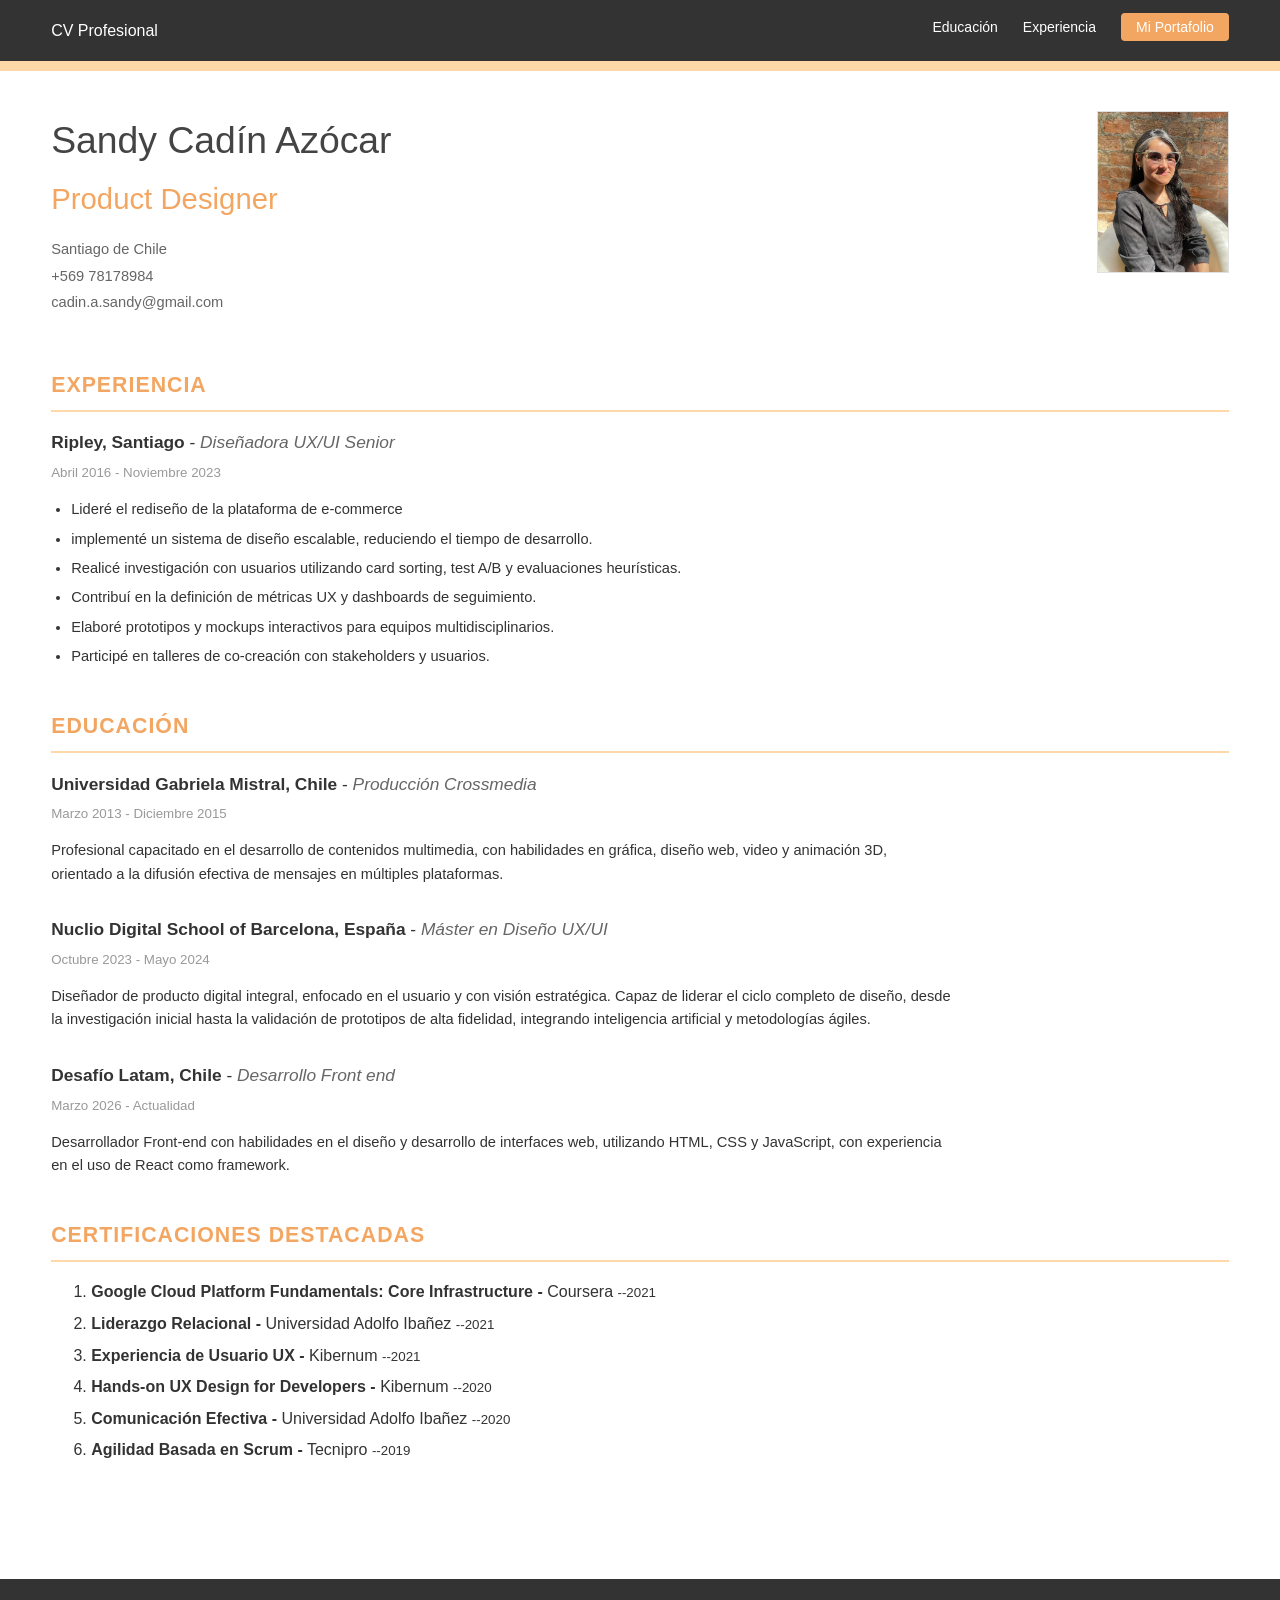
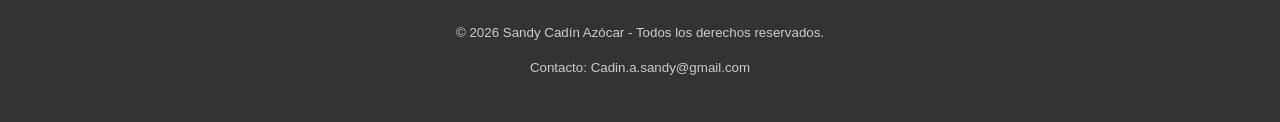
<file: index.html>
<!DOCTYPE html>
<html lang="es">
<head>
    <meta charset="UTF-8">
    <meta name="viewport" content="width=device-width, initial-scale=1.0">
    <title>CV - Sandy Cadín Azócar</title>
    <link rel="stylesheet" href="./assets/css/style.css">
</head>
<body>

    <nav class="navbar">
        <div class="nav-container">
            <span class="nav-logo">CV Profesional</span>
            <ul class="nav-links">
                <li><a href="#educacion">Educación</a></li>
                <li><a href="#experiencia">Experiencia</a></li>
                <li><a href="./portafolio.html" class="portfolio-btn">Mi Portafolio</a></li>
                
            </ul>
        </div>
    </nav>

    <div class="top-bar"></div>

    <main class="container">
        <header class="cv-header">
            <div class="contact-info">
                <h1>Sandy Cadín Azócar</h1>
                <p class="job-title">Product Designer</p>
                <div class="contact-details">
                    <p>Santiago de Chile</p>
                    <p>+569 78178984</p>
                    <p>cadin.a.sandy@gmail.com</p>
                </div>
            </div>
          
                <img class="foto-perfil" src="./assets/img/foto-perfil.jpeg" alt="foto de perfil">
        </header>

        <section id="experiencia">
            <h2>EXPERIENCIA</h2>
            <div class="item">
                <div class="item-header">
                    <span class="company">Ripley, Santiago</span> - <span class="position">Diseñadora UX/UI Senior</span>
                </div>
                <div class="date">Abril 2016 - Noviembre 2023</div>
                <ul>
                    <li>Lideré el rediseño de la plataforma de e-commerce</li>
                    <li>implementé un sistema de diseño escalable, reduciendo el tiempo de desarrollo.</li>
                    <li>Realicé investigación con usuarios utilizando card sorting, test A/B y evaluaciones heurísticas.</li>
                    <li>Contribuí en la definición de métricas UX y dashboards de seguimiento.</li>
                    <li>Elaboré prototipos y mockups interactivos para equipos multidisciplinarios.</li>
                    <li>Participé en talleres de co-creación con stakeholders y usuarios.</li>
                </ul>
            </div>

            
        </section>

        <section id="educacion">
            <h2>EDUCACIÓN</h2>
            <div class="item">
                <div class="item-header">
                    <span class="company">Universidad Gabriela Mistral, Chile</span> - <span class="position">Producción Crossmedia</span>
                </div>
                <div class="date">Marzo 2013 - Diciembre 2015</div>
                <p class="text-block">Profesional capacitado en el desarrollo de contenidos multimedia, con habilidades en gráfica, diseño web, video y animación 3D, orientado a la difusión efectiva de mensajes en múltiples plataformas.</p>
            </div>

            <div class="item">
                <div class="item-header">
                    <span class="company">Nuclio Digital School of Barcelona, España</span> - <span class="position">Máster en Diseño UX/UI</span>
                </div>
                <div class="date">Octubre 2023 - Mayo 2024</div>
                <p class="text-block">Diseñador de producto digital integral, enfocado en el usuario y con visión estratégica. Capaz de liderar el ciclo completo de diseño, desde la investigación inicial hasta la validación de prototipos de alta fidelidad, integrando inteligencia artificial y metodologías ágiles.</p>
            </div>

            <div class="item">
                <div class="item-header">
                    <span class="company">Desafío Latam, Chile</span> - <span class="position">Desarrollo Front end </span>
                </div>
                <div class="date">Marzo 2026 - Actualidad</div>
                <p class="text-block">Desarrollador Front-end con habilidades en el diseño y desarrollo de interfaces web, utilizando HTML, CSS y JavaScript, con experiencia en el uso de React como framework.</p>
            </div>
        </section>

   <section id="certificaciones">
    <h2>CERTIFICACIONES DESTACADAS</h2>
    <ol class="cert-list">
        <li><strong>Google Cloud Platform Fundamentals: Core Infrastructure -</strong> Coursera <small>--2021</small></li>
        <li><strong>Liderazgo Relacional -</strong> Universidad Adolfo Ibañez <small>--2021</small></li>
        <li><strong>Experiencia de Usuario UX -</strong> Kibernum <small>--2021</small></li>
        <li><strong>Hands-on UX Design for Developers -</strong> Kibernum <small>--2020</small></li>
        <li><strong>Comunicación Efectiva -</strong> Universidad Adolfo Ibañez <small>--2020</small></li>
        <li><strong>Agilidad Basada en Scrum -</strong> Tecnipro <small>--2019</small></li>
    </ol>
</section>
</section>
        
    </main>

    <footer class="cv-footer">
        <p>&copy; 2026 Sandy Cadín Azócar - Todos los derechos reservados.</p>
        <p>Contacto: Cadin.a.sandy@gmail.com</p>
    </footer>

</body>
</file>
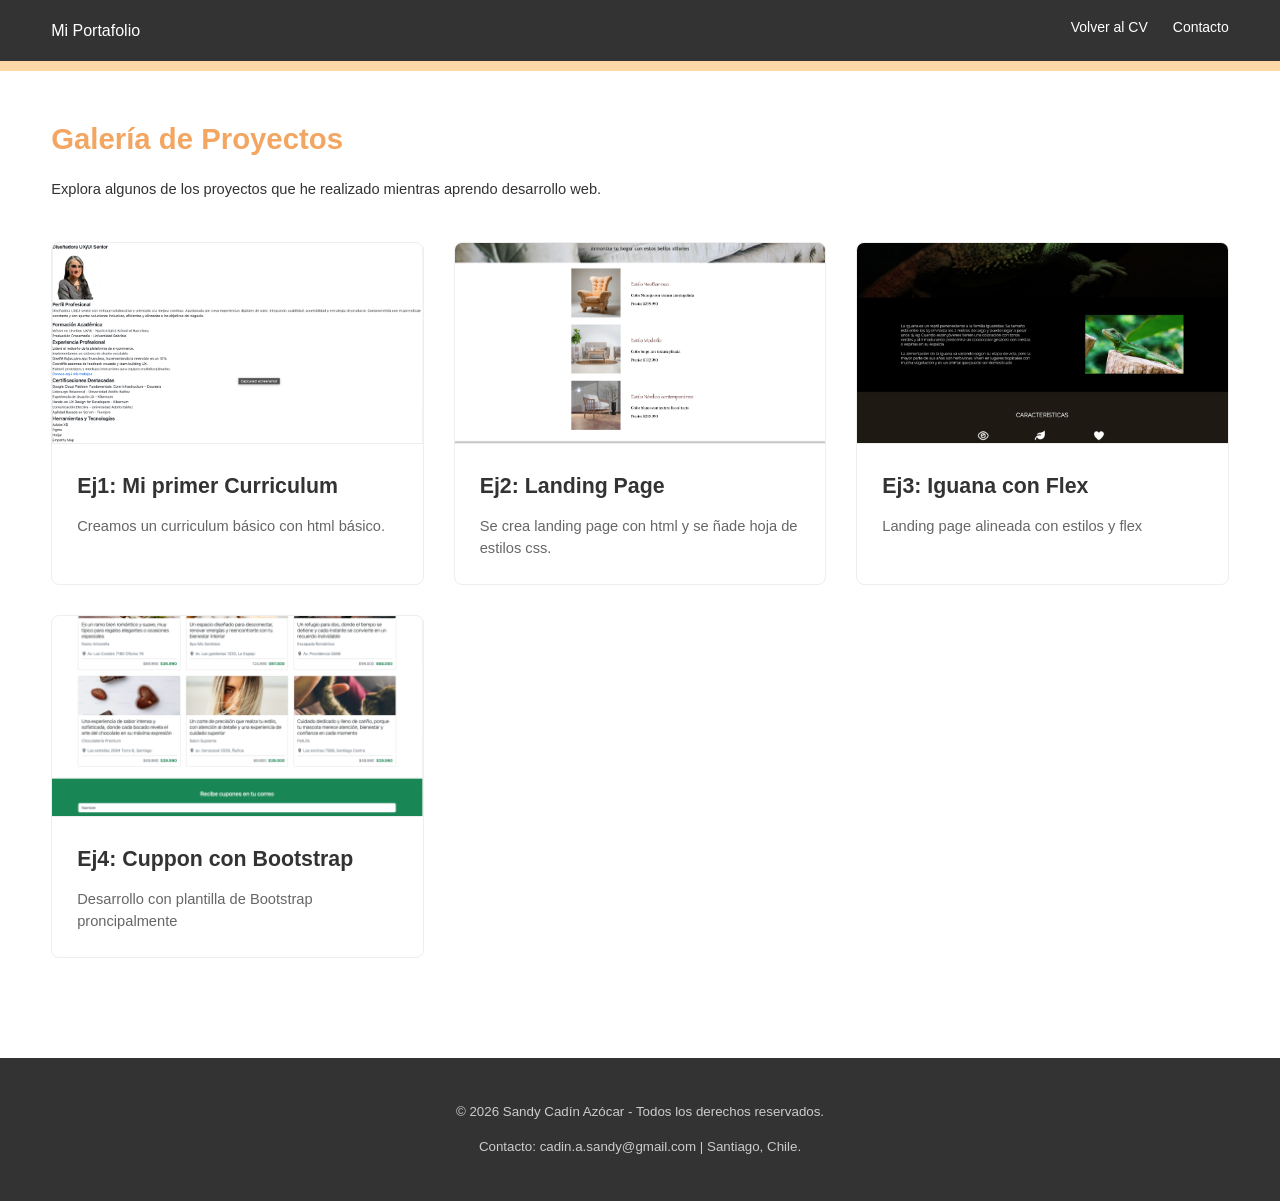
<file: portafolio.html>
<!DOCTYPE html>
<html lang="es">
<head>
    <meta charset="UTF-8">
    <meta name="viewport" content="width=device-width, initial-scale=1.0">
    <title>Portafolio - Sandy Cadín Azócar</title>
    <link rel="stylesheet" href="./assets/css/style.css">
</head>
<body>

    <nav class="navbar">
        <div class="nav-container">
            <span class="nav-logo">Mi Portafolio</span>
            <ul class="nav-links">
                <li><a href="index.html">Volver al CV</a></li>
                <li><a href="#contacto">Contacto</a></li>
            </ul>
        </div>
    </nav>

    <div class="top-bar"></div>

    <main class="container">
        <header>
            <h1 class="job-title">Galería de Proyectos</h1>
            <p class="text-block">
                Explora algunos de los proyectos que he realizado mientras aprendo desarrollo web.
            </p>
        </header>

        <section class="gallery-grid">
            
            <article class="work-card">
                <div class="work-image">
                   <a href="https://cadina-sandy.github.io/primer-cv-html/" target="_blank">         
                   <img src="./assets/img/1Curriculum.png" alt="Foto de proyecto curriculum">
                   </a>
                </div>
                <div class="work-info">
                    <h3>Ej1: Mi primer Curriculum</h3>
                    <p>Creamos un curriculum básico con html básico.</p>
                    
    </div>
                </div>
            </article>

            <article class="work-card">
                <div class="work-image">
                    <a href="https://cadina-sandy.github.io/landing-page-decohogar/" target="_blank">
                   <img src="./assets/img/2landing.png" alt="Foto de proyecto de landing con css">
                    </a>
                </div>
                <div class="work-info">
                    <h3>Ej2: Landing Page</h3>
                    <p>Se crea landing page con html y se ñade hoja de estilos css.</p>
                </div>
            </article>

            <article class="work-card">
                <div class="work-image">
                    <a href="https://cadina-sandy.github.io/iguana-flex/" target="_blank">
                    <img src="./assets/img/3flex.png" alt="Foto proyecto con Flex">
                    </a>
                </div>
                <div class="work-info">
                    <h3>Ej3: Iguana con Flex</h3>
                    <p>Landing page alineada con estilos y flex</p>
                </div>
            </article>

            <article class="work-card">
                <div class="work-image">
                    <a href="https://cadina-sandy.github.io/cuppon-bootstrap/" target="_blank">
                    <img src="./assets/img/4cuppon.png" alt="Foto proyecto con Bootstrap">
                    </a>
                </div>
                <div class="work-info">
                    <h3>Ej4: Cuppon con Bootstrap</h3>
                    <p>Desarrollo con plantilla de Bootstrap proncipalmente</p>
                </div>
            </article>

        </section>
    </main>

    <footer class="cv-footer" id="contacto">
        <p>&copy; 2026 Sandy Cadín Azócar - Todos los derechos reservados.</p>
        <p>Contacto: cadin.a.sandy@gmail.com | Santiago, Chile.</p>
    </footer>

</body>
</html>
</file>
<file: assets/css/style.css>
/* =========================================
   ESTILOS GENERALES (FULL SCREEN)
   ========================================= */
body {
    font-family: 'Segoe UI', Tahoma, Geneva, Verdana, sans-serif;
    line-height: 1.6;
    color: #333;
    margin: 0;
    padding: 0;
    background-color: #ffffff; /* Fondo blanco */
}

/* Barra de Navegación */
.navbar {
    background-color: #333;
    color: white;
    padding: 1rem 4%; /* Margen lateral adaptable */
    position: sticky;
    top: 0;
    z-index: 1000;
}

.nav-container {
    width: 100%;
    display: flex;
    justify-content: space-between;
    align-items: center;
}

.nav-links {
    list-style: none;
    margin: 0;
    padding: 0;
    display: flex;
    gap: 25px;
}

.nav-links a {
    color: white;
    text-decoration: none;
    font-size: 14px;
    font-weight: 500;
}

.portfolio-btn {
    background-color: #f3a661; /* Color naranja del CV */
    padding: 6px 15px;
    border-radius: 4px;
    color: white !important;
}

/* Línea decorativa superior */
.top-bar {
    height: 10px;
    background-color: #ffd8a8;
    width: 100%;
}

/* Contenedor Principal Adaptable */
.container {
    width: 100%;
    max-width: 100%; 
    margin: 0;
    padding: 40px 4%; 
    box-sizing: border-box;
}

/* =========================================
   CABECERA (HEADER)
   ========================================= */
.cv-header {
    display: flex;
    justify-content: space-between;
    align-items: flex-start;
    margin-bottom: 50px;
    flex-wrap: wrap; /* Para móviles */
}

.contact-info {
    flex: 1;
    min-width: 300px;
}

.contact-info h1 {
    margin: 0;
    font-size: 28pt;
    font-weight: normal;
    color: #444;
}

.job-title {
    font-size: 22pt;
    color: #f3a661;
    margin: 5px 0 15px 0;
}

.contact-details {
    font-size: 11pt;
    color: #666;
}

.contact-details p {
    margin: 3px 0;
}

.foto-perfil {
    width: 130px;
    height: 160px;
    background-color: #fbe5d6; 
    border: 1px solid #e0e0e0;
    overflow: hidden; 
    padding: 0;       
    display: flex;    
    align-items: center;
    justify-content: center;
}


.photo-perfil img {
    width: 100%;       
    height: 100%;      
    object-fit: cover; 
    display: block;    
}

/* =========================================
   SECCIONES Y CONTENIDO
   ========================================= */
h2 {
    color: #f3a661;
    font-size: 16pt;
    text-transform: uppercase;
    border-bottom: 2px solid #ffd8a8; /* Línea que cruza la pantalla */
    padding-bottom: 8px;
    margin-top: 40px;
    letter-spacing: 1px;
}

.item {
    margin-bottom: 30px;
}

.item-header {
    font-size: 13pt;
    margin-bottom: 5px;
}

.company {
    font-weight: bold;
}

.position {
    font-style: italic;
    color: #666;
}

.date {
    font-size: 10pt;
    color: #999;
    margin-bottom: 10px;
}

ul {
    padding-left: 20px;
    font-size: 11pt;
}

li {
    margin-bottom: 6px;
}

.text-block {
    font-size: 11pt;
    max-width: 900px; /* Para que el texto no sea difícil de leer en pantallas gigantes */
}

/* Idiomas en formato horizontal */
.lang-list {
    list-style: none;
    padding: 0;
    display: flex;
    gap: 40px;
    flex-wrap: wrap;
}

.lang-list li::before {
    content: "• ";
    color: #f3a661;
    font-weight: bold;
    font-size: 14pt;
}

/* =========================================
   FOOTER (PIE DE PÁGINA)
   ========================================= */
.cv-footer {
    background-color: #333;
    color: #ccc;
    text-align: center;
    padding: 30px 4%;
    margin-top: 60px;
    font-size: 10pt;
    width: 100%;
    box-sizing: border-box;
}

/* =========================================
   ADAPTABILIDAD (MOBILE)
   ========================================= */
@media (max-width: 768px) {
    .cv-header {
        flex-direction: column-reverse; /* Foto arriba en móviles */
        gap: 20px;
    }
    
    .contact-info h1 {
        font-size: 22pt;
    }

    .nav-container {
        flex-direction: column;
        gap: 15px;
    }

    .lang-list {
        flex-direction: column;
        gap: 10px;
    }
}

/* =========================================
   ESTILOS ESPECÍFICOS PARA EL PORTAFOLIO
   ========================================= */

/* Cuadrícula de la Galería */
.gallery-grid {
    display: grid;
    /* Crea columnas automáticas de mínimo 300px que llenan el ancho total */
    grid-template-columns: repeat(auto-fit, minmax(300px, 1fr));
    gap: 30px;
    margin-top: 40px;
    width: 100%;
}

/* Tarjeta de Proyecto */
.work-card {
    background: #fff;
    border: 1px solid #eee;
    border-radius: 8px;
    overflow: hidden;
    transition: all 0.3s ease; /* Suavidad al pasar el mouse */
    display: flex;
    flex-direction: column;
}

/* Efecto Hover (al pasar el ratón) */
.work-card:hover {
    transform: translateY(-8px);
    box-shadow: 0 15px 30px rgba(0,0,0,0.1);
    border-color: #f3a661;
}

/* Contenedor de Imagen del Proyecto */
.work-image {
    width: 100%;
    height: 220px;
    background-color: #fbe5d6; /* Color crema del CV original */
    display: flex;
    align-items: center;
    justify-content: center;
    color: #f3a661;
    font-weight: bold;
    font-size: 14pt;
    text-transform: uppercase;
    border-bottom: 1px solid #eee;
}


.work-image img {
    width: 100%;
    height: 100%;
    object-fit: cover;
}


.work-info {
    padding: 25px;
    flex-grow: 1;
}

.work-info h3 {
    margin: 0 0 12px 0;
    color: #333;
    font-size: 16pt;
    border: none; 
}

.work-info p {
    font-size: 11pt;
    color: #666;
    line-height: 1.5;
    margin: 0;
}

/* Ajustes de Adaptabilidad para la Galería */
@media (max-width: 600px) {
    .gallery-grid {
        grid-template-columns: 1fr; /* Una sola columna en pantallas muy pequeñas */
        padding: 0;
    }
    
    .container {
        padding: 20px 5%;
    }
}

/* estilos de portafolio para la galeria */
.work-image {
    width: 100%;
    height: 200px; 
    background-color: #fbe5d6;
    overflow: hidden; 
    display: block; 
}

/* Hace que la imagen del proyecto sea adaptable */
.work-image img {
    width: 100%;
    height: 100%;
    object-fit: cover; 
    object-position: center; 
    transition: transform 0.5s ease; 
}

/* Efecto visual: la imagen se agranda un poquito al pasar el mouse */
.work-card:hover .work-image img {
    transform: scale(1.1);
}
</file>
